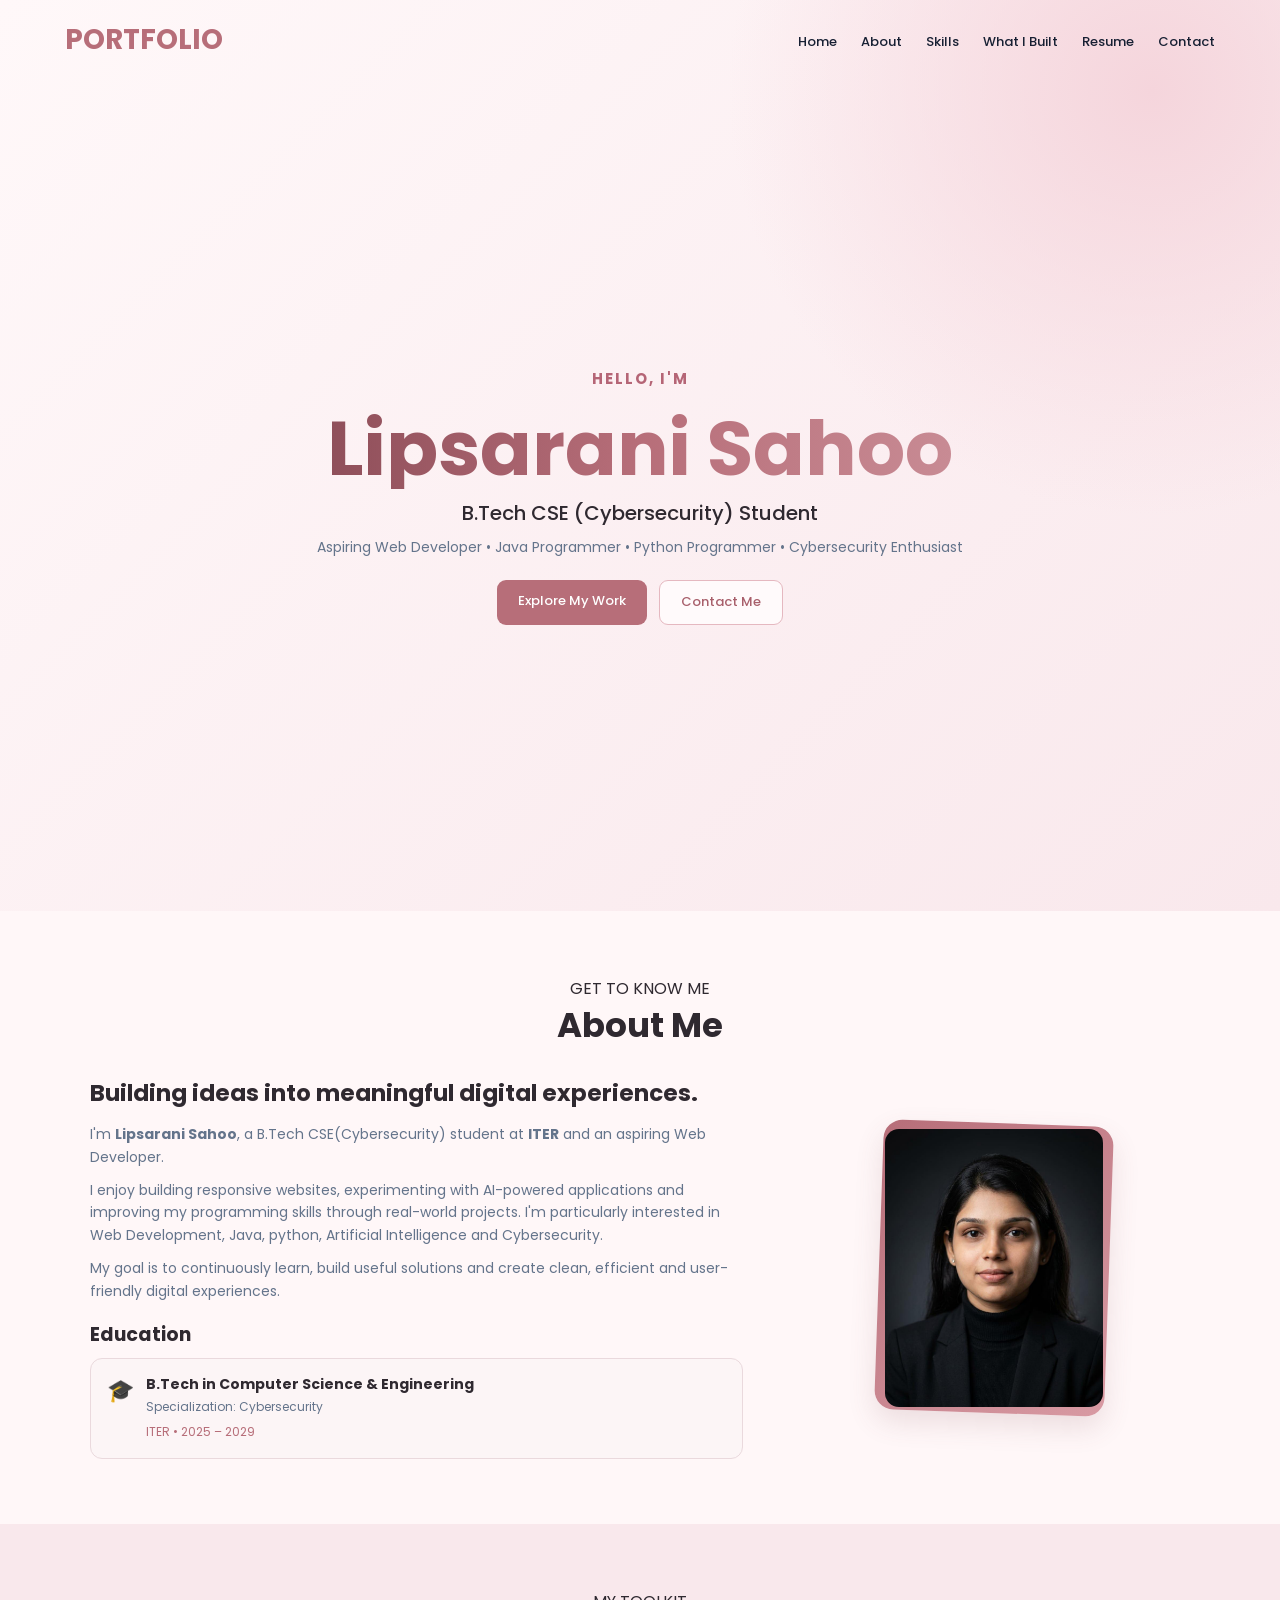
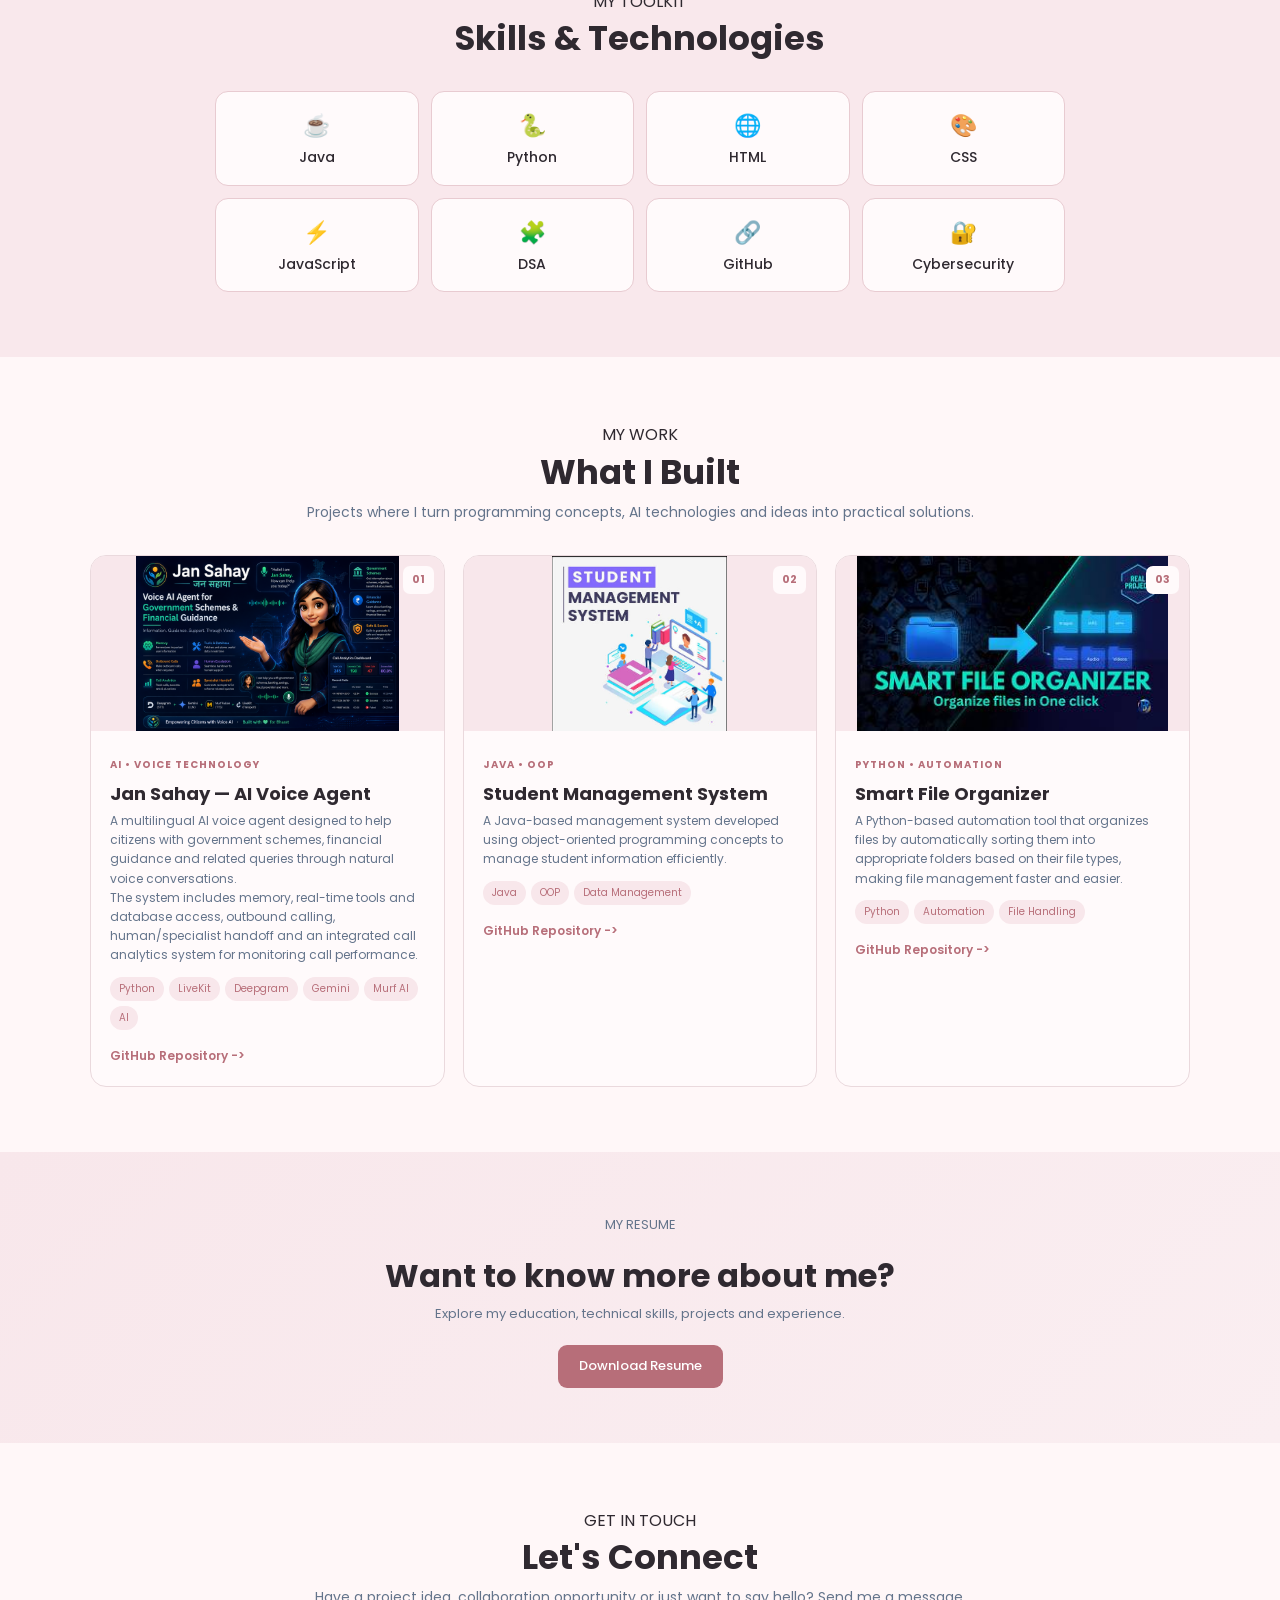
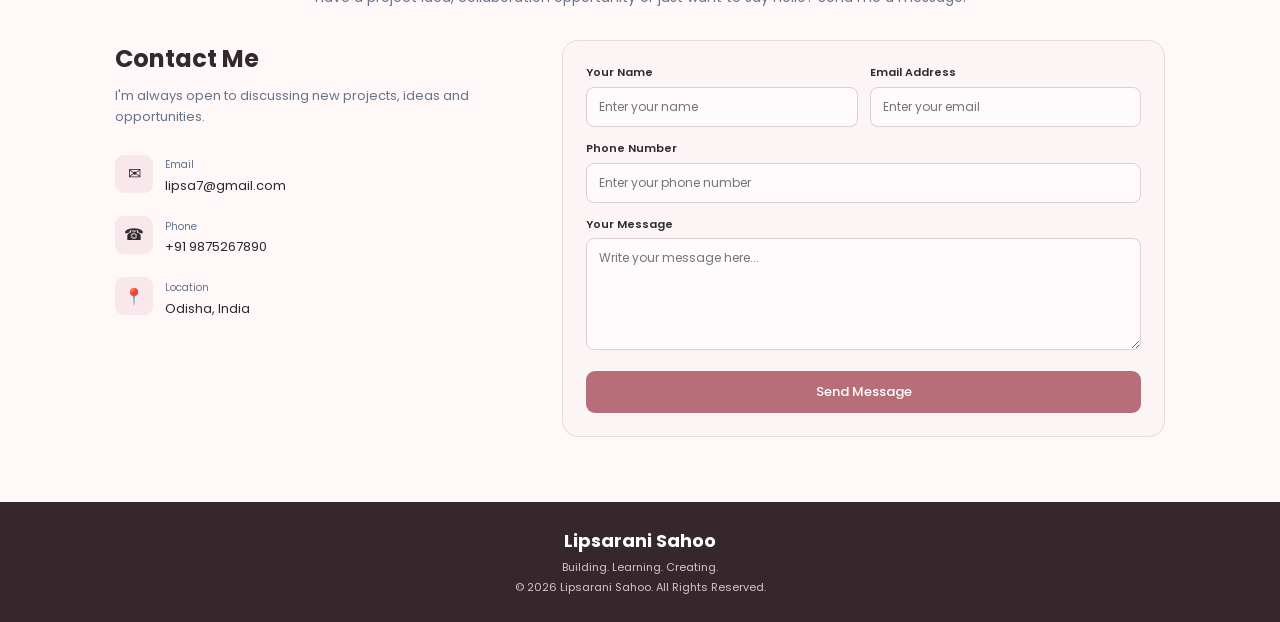
<file: Task1_Portfolio/index.html>
<!DOCTYPE html>
<html lang="en">
<head>
    <meta charset="UTF-8">
    <meta name="viewport" content="width=device-width, initial-scale=1.0">
    <title>Lipsarani Sahoo | Portfolio</title>
    <link href="https://fonts.googleapis.com/css2?family=Poppins:wght@300;400;500;600;700&display=swap" rel="stylesheet">
    <link rel="stylesheet" href="style.css">
</head>
<body>
<header class="hero" id="home">
    <nav><div class="logo">PORTFOLIO</div>
        <ul><li><a href="#home">Home</a></li>
            <li><a href="#about">About</a></li>
            <li><a href="#skills">Skills</a></li>
            <li><a href="#projects">What I Built</a></li>
            <li><a href="#resume">Resume</a></li>
            <li><a href="#contact">Contact</a></li>
        </ul>
    </nav>
    <div class="hero-content">
        <p class="small-text">HELLO, I'M</p>
        <h1>Lipsarani Sahoo</h1>
        <h2>B.Tech CSE (Cybersecurity) Student</h2>
        <p class="hero-description">Aspiring Web Developer • Java Programmer • Python Programmer • Cybersecurity Enthusiast</p>
        <div class="hero-buttons"><a href="#projects" class="btn">Explore My Work</a>
            <a href="#contact" class="btn secondary-btn">Contact Me</a>
        </div>
    </div>
</header>
<section class="about" id="about">
    <div class="section-heading">
        <p class="section-label">GET TO KNOW ME</p>
        <h2>About Me</h2>
    </div>
    <div class="about-container">
        <div class="about-content">
            <h3>Building ideas into meaningful digital experiences.</h3>
            <p>I'm <strong>Lipsarani Sahoo</strong>, a B.Tech CSE(Cybersecurity) student at <strong>ITER</strong> and an aspiring Web Developer.</p>
            <p>I enjoy building responsive websites, experimenting with AI-powered applications and improving my programming skills through real-world projects. I'm particularly interested in Web Development, Java, python, Artificial Intelligence and Cybersecurity.</p>
            <p>My goal is to continuously learn, build useful solutions and create clean, efficient and user-friendly digital experiences.</p>
            <div class="education">
                <h3>Education</h3>
                <div class="education-card">
                    <div class="education-icon">🎓</div>
                    <div><h4>B.Tech in Computer Science & Engineering</h4>
                        <p>Specialization: Cybersecurity</p>
                        <span>ITER • 2025 – 2029</span>
                    </div>
                </div>
            </div>
        </div>
        <div class="about-image">
            <div class="image-frame"><img src="image/LipsaPhoto.png" alt="Lipsarani Sahoo"></div>
        </div>
    </div>
</section>
<section class="skills" id="skills">
    <div class="section-heading">
        <p class="section-label">MY TOOLKIT</p>
        <h2>Skills & Technologies</h2>
    </div>
    <div class="skill-box">
        <div class="skill"><span>☕</span>Java</div>
        <div class="skill"><span>🐍</span>Python</div>
        <div class="skill"><span>🌐</span>HTML</div>
        <div class="skill"><span>🎨</span>CSS</div>
        <div class="skill"><span>⚡</span>JavaScript</div>
        <div class="skill"><span>🧩</span>DSA</div>
        <div class="skill"><span>🔗</span>GitHub</div>
        <div class="skill"><span>🔐</span>Cybersecurity</div>
    </div>
</section>
<section class="projects" id="projects">
    <div class="section-heading">
        <p class="section-label">MY WORK</p>
        <h2>What I Built</h2>
        <p>Projects where I turn programming concepts, AI technologies and ideas into practical solutions.</p>
    </div>
    <div class="project-container">
<div class="project-card">
    <div class="project-image">
        <img src="image/voice-agent.png" alt="Jan Sahay AI Voice Agent">
        <span class="project-number">01</span>
    </div>
    <div class="project-content">
        <span class="project-type">AI • VOICE TECHNOLOGY</span>
        <h3>Jan Sahay — AI Voice Agent</h3>
        <p>A multilingual AI voice agent designed to help citizens with government schemes, financial guidance and related queries through natural voice conversations.</p>
        <p>The system includes memory, real-time tools and database access, outbound calling, human/specialist handoff and an integrated call analytics system for monitoring call performance.</p>
        <div class="tech-stack">
            <span>Python</span><span>LiveKit</span><span>Deepgram</span><span>Gemini</span><span>Murf AI</span><span>AI</span>
        </div>
        <a href="https://github.com/lipsapayal7-collab/jan-sahay-voice-ai" target="_blank" rel="noopener" class="project-link">GitHub Repository -></a>
    </div>
</div>
<div class="project-card">
    <div class="project-image">
        <img src="image/java-project.png"alt="Student Management System built with Java">
        <span class="project-number">02</span>
    </div>
    <div class="project-content">
        <span class="project-type">JAVA • OOP</span>
        <h3>Student Management System</h3>
        <p>A Java-based management system developed using object-oriented programming concepts to manage student information efficiently.</p>
        <div class="tech-stack">
            <span>Java</span><span>OOP</span><span>Data Management</span>
        </div>
        <a href="https://github.com/lipsapayal7-collab/Student-Management-System"target="_blank"rel="noopener"class="project-link">GitHub Repository -></a>
    </div>
</div>
<div class="project-card">
    <div class="project-image">
        <img src="image/smart-file-organizer.png"alt="Smart File Organizer built with Python"><span class="project-number">03</span>
    </div>
    <div class="project-content">
        <span class="project-type">PYTHON • AUTOMATION</span>
        <h3>Smart File Organizer</h3>
        <p>A Python-based automation tool that organizes files by automatically sorting them into appropriate folders based on their file types, making file management faster and easier.</p>
        <div class="tech-stack">
            <span>Python</span><span>Automation</span><span>File Handling</span>
        </div>
        <a href="https://github.com/lipsapayal7-collab/Smart-File-Organizer"target="_blank"rel="noopener"class="project-link">GitHub Repository -></a>
    </div>
</div>
</div>
</section>
<section class="resume" id="resume">
    <div><p class="section-label">MY RESUME</p>
        <h2>Want to know more about me?</h2>
        <p>Explore my education, technical skills, projects and experience.</p>
        <a href="image/Lipsarani_Sahoo_Resume.pdf"download class="btn">Download Resume</a>
    </div>
</section>
<section class="contact" id="contact">
    <div class="section-heading">
        <p class="section-label">GET IN TOUCH</p>
        <h2>Let's Connect</h2>
        <p>Have a project idea, collaboration opportunity or just want to say hello? Send me a message.</p>
    </div>
    <div class="contact-container">
        <div class="contact-info">
            <h3>Contact Me</h3>
            <p>I'm always open to discussing new projects, ideas and opportunities.</p>
            <div class="contact-item"><span>✉</span>
                <div>
                    <small>Email</small>
                    <p>lipsa7@gmail.com</p>
                </div>
            </div>
            <div class="contact-item"><span>☎</span>
                <div>
                    <small>Phone</small>
                    <p>+91 9875267890</p>
                </div>
            </div>
            <div class="contact-item"><span>📍</span>
                <div>
                    <small>Location</small>
                    <p>Odisha, India</p>
                </div>
            </div>
        </div>
        <form class="contact-form" id="contactForm">
            <div class="form-row">
                <div class="form-group"><label for="name">Your Name</label>
                    <input type="text" id="name" name="name" placeholder="Enter your name" required>
                </div>
                <div class="form-group"><label for="email">Email Address</label>
                    <input type="email" id="email" name="email" placeholder="Enter your email" required>
                </div>
            </div>
            <div class="form-group"><label for="phone">Phone Number</label>
                <input type="tel"id="phone"name="phone"placeholder="Enter your phone number">
            </div>
            <div class="form-group"><label for="message">Your Message</label>
                <textarea id="message"name="message"rows="5"placeholder="Write your message here..."required></textarea>
            </div>
            <button type="submit"class="btn submit-btn">Send Message </button>
        </form>
    </div>
<div id="successPopup"class="success-popup"role="status"aria-live="polite">
    <div class="success-icon">✔️</div>
    <div class="success-text">
        <h3>Message Sent!</h3>
        <p>Thank you for reaching out. I'll get back to you soon.</p>
    </div>
    <button type="button"id="closePopup"aria-label="Close notification">❌</button>
</div>
</section>
<footer>
    <div class="footer-content">
        <h3>Lipsarani Sahoo</h3>
        <p>Building. Learning. Creating.</p>
            <p>© 2026 Lipsarani Sahoo. All Rights Reserved.</p>
    </div>
</footer>
<script src="script.js"></script>
</body>
</html>
</file>
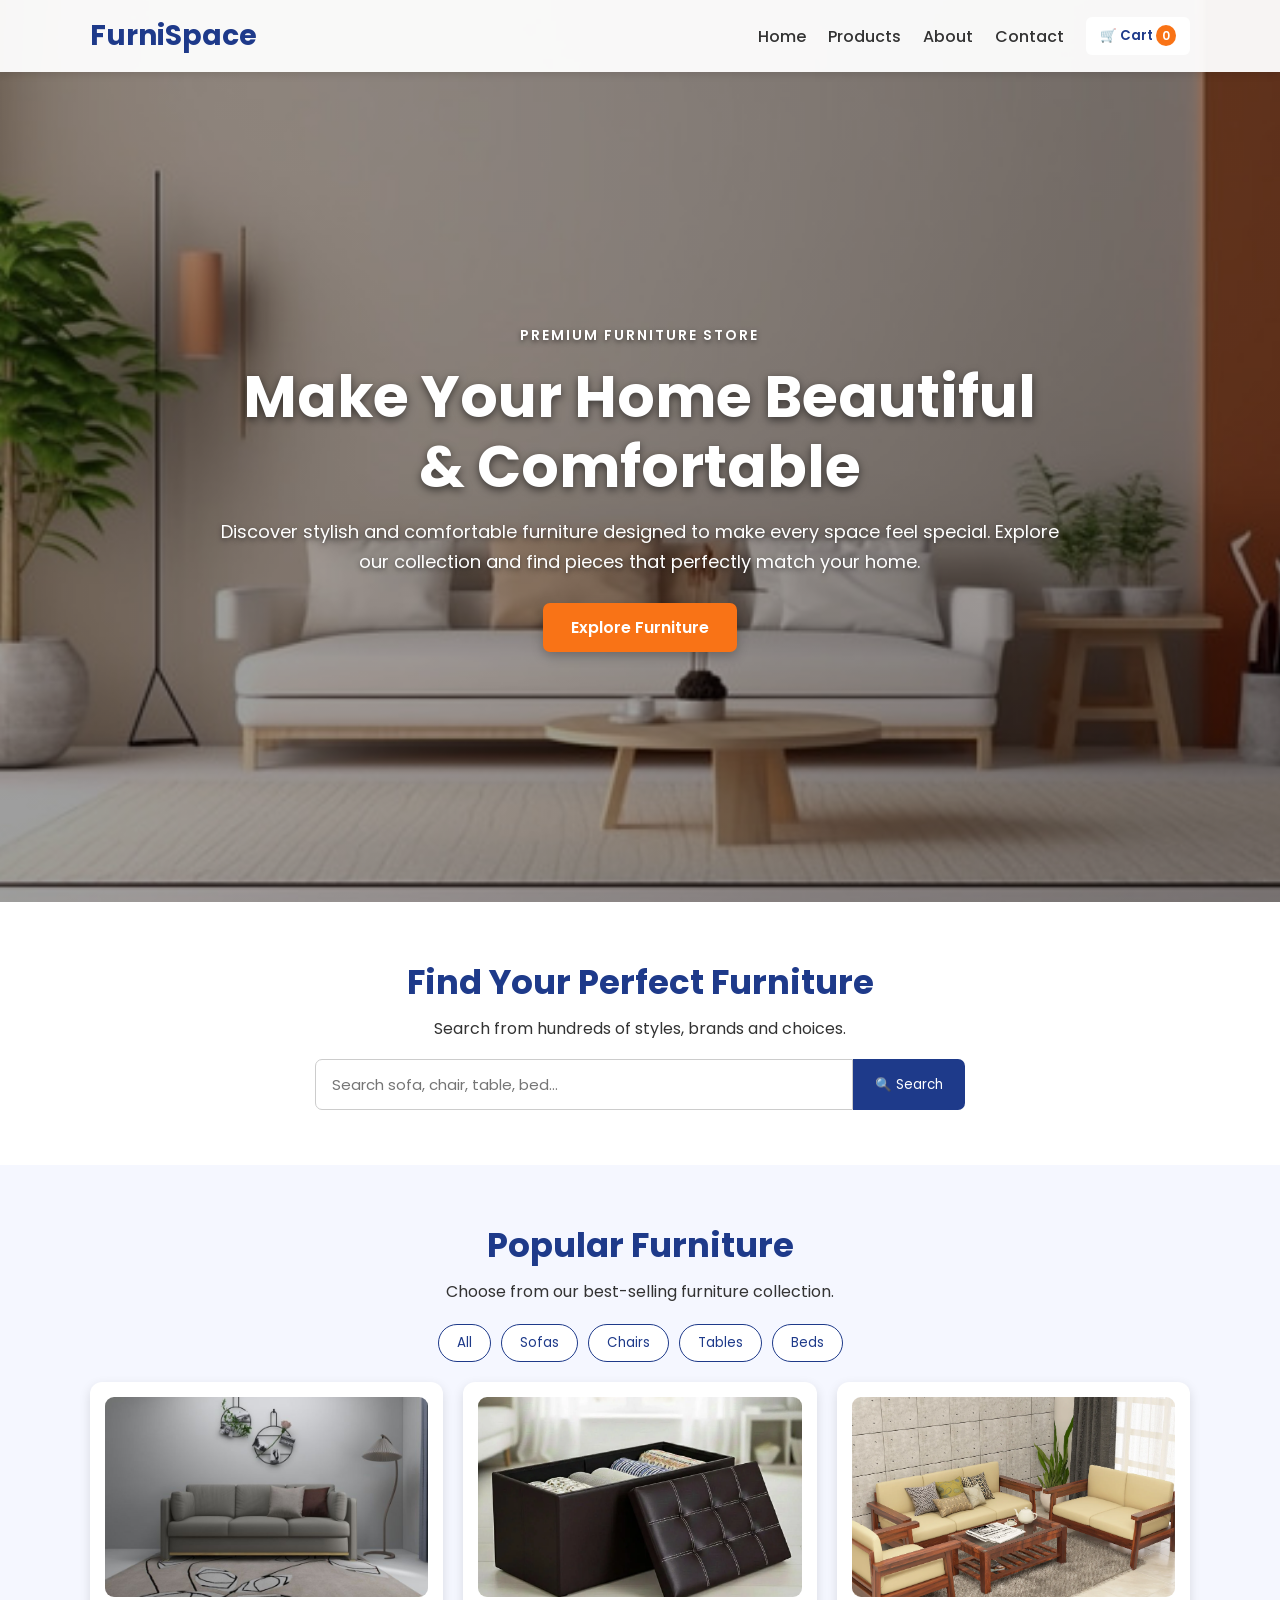
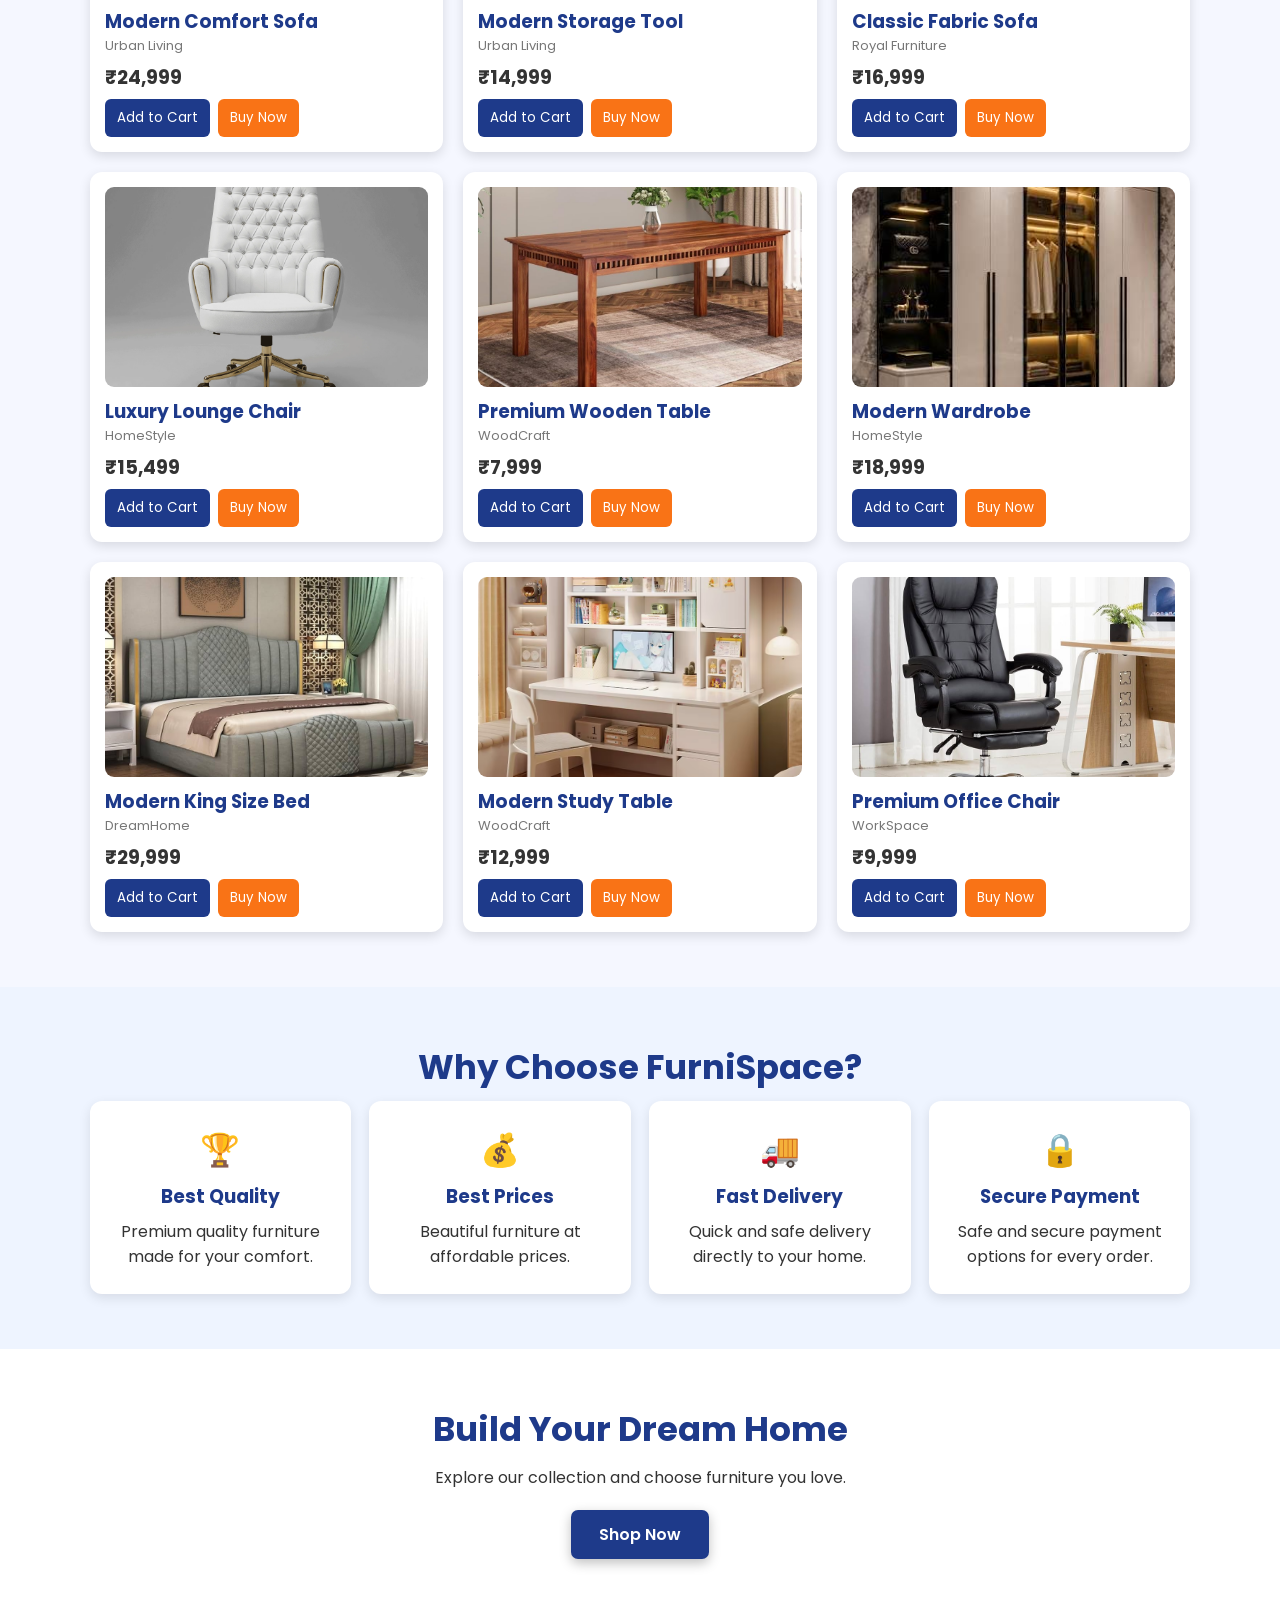
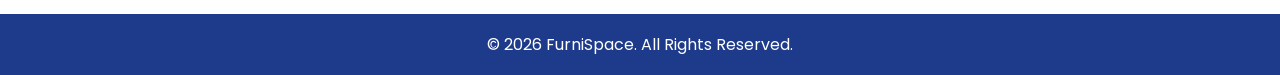
<file: Task2_LandingPage/index.html>
<!DOCTYPE html>
<html lang="en">
<head>
    <meta charset="UTF-8">
    <meta name="viewport" content="width=device-width, initial-scale=1.0">
    <title>FurniSpace - Furniture Store</title>
    <link rel="stylesheet" href="style.css">
    <link href="https://fonts.googleapis.com/css2?family=Poppins:wght@300;400;500;600;700&display=swap" rel="stylesheet">
</head>
<body>
<header id="home">
    <nav>
        <div class="logo">FurniSpace</div>
        <ul>
            <li><a href="#home">Home</a></li>
            <li><a href="#products">Products</a></li>
            <li><a href="#about">About</a></li>
            <li><a href="#contact">Contact</a></li>
            <li><button class="cart-btn" onclick="openCart()">🛒 Cart <span id="cartCount">0</span></button>
            </li>
        </ul>
    </nav>
    <div class="hero">
        <div class="hero-text">
            <span class="tag">PREMIUM FURNITURE STORE</span>
            <h1>Make Your Home Beautiful & Comfortable</h1>
            <p>Discover stylish and comfortable furniture designed to make every space feel special. Explore our collection and find pieces that perfectly match your home.</p>
            <a href="#products" class="btn">Explore Furniture</a>
        </div>
        <div class="hero-image">
            <img src="image/Page design.jpg" alt="Furniture interior">
        </div>
    </div>
</header>
<section class="search-section">
    <h2>Find Your Perfect Furniture</h2>
    <p>Search from hundreds of styles, brands and choices.</p>
    <div class="search-box">
        <input type="text" id="searchInput" placeholder="Search sofa, chair, table, bed..." onkeyup="searchProducts()">
        <button onclick="searchProducts()">🔍 Search</button>
    </div>
</section>
<section id="products">
    <h2>Popular Furniture</h2>
    <p class="section-text">Choose from our best-selling furniture collection.</p>
    <div class="category">
        <button onclick="filterProducts('all')">All</button>
        <button onclick="filterProducts('sofa')">Sofas</button>
        <button onclick="filterProducts('chair')">Chairs</button>
        <button onclick="filterProducts('table')">Tables</button>
        <button onclick="filterProducts('bed')">Beds</button>
    </div>
    <div class="products">
        <div class="product" data-category="sofa" data-name="Modern Sofa">
            <img src="image/Modernsofa.jpg" alt="Modern Sofa">
            <h3>Modern Comfort Sofa</h3>
            <p class="brand">Urban Living</p>
            <p class="price">₹24,999</p>
            <button onclick="addToCart('Modern Comfort Sofa',24999)">Add to Cart</button>
            <button class="buy" onclick="buyNow('Modern Comfort Sofa',24999)">Buy Now</button>
        </div>
        <div class="product" data-category="storage" data-name="Modern Storage">
        	<img src="image/storage tool.jpg" alt="Modern Storage Tool">
            <h3>Modern Storage Tool</h3>
            <p class="brand">Urban Living</p>
            <p class="price">₹14,999</p>
            <button onclick="addToCart('Modern Storage Tool',14999)">Add to Cart</button>
            <button class="buy" onclick="buyNow('Modern Storage Tool',14999)">Buy Now</button>
        </div>
        <div class="product" data-category="sofa" data-name="Classic Sofa">
            <img src="image/classic sofa.jpg" alt="Classic Sofa">
            <h3>Classic Fabric Sofa</h3>
            <p class="brand">Royal Furniture</p>
            <p class="price">₹16,999</p>
            <button onclick="addToCart('Classic Fabric Sofa',16999)">Add to Cart</button>
            <button class="buy" onclick="buyNow('Classic Fabric Sofa',16999)">Buy Now</button>
        </div>
        <div class="product" data-category="chair" data-name="Luxury Chair">
            <img src="image/chair.jpg" alt="Luxury Chair">
            <h3>Luxury Lounge Chair</h3>
            <p class="brand">HomeStyle</p>
            <p class="price">₹15,499</p>
            <button onclick="addToCart('Luxury Lounge Chair',15499)">Add to Cart</button>
            <button class="buy" onclick="buyNow('Luxury Lounge Chair',15499)">Buy Now</button>
        </div>
        <div class="product" data-category="table" data-name="Wooden Table">
            <img src="image/wooden table.jpg" alt="Wooden Table">
            <h3>Premium Wooden Table</h3>
            <p class="brand">WoodCraft</p>
            <p class="price">₹7,999</p>
            <button onclick="addToCart('Premium Wooden Table', 7999)">Add to Cart</button>
            <button class="buy" onclick="buyNow('Premium Wooden Table', 7999)">Buy Now</button>
        </div>
        <div class="product" data-category="storage" data-name="Wardrobe">
		    <img src="image/wardrobe.jpg" alt="Modern Wardrobe">
		    <h3>Modern Wardrobe</h3>
		    <p class="brand">HomeStyle</p>
		    <p class="price">₹18,999</p>
		    <button onclick="addToCart('Modern Wardrobe',18999)">Add to Cart</button>
		    <button class="buy" onclick="buyNow('Modern Wardrobe',18999)">Buy Now</button>
		</div>
        <div class="product" data-category="bed" data-name="King Bed">
            <img src="image/modern king bed.jpg" alt="King Bed">
            <h3>Modern King Size Bed</h3>
            <p class="brand">DreamHome</p>
            <p class="price">₹29,999</p>
            <button onclick="addToCart('Modern King Size Bed', 29999)">Add to Cart</button>
            <button class="buy" onclick="buyNow('Modern King Size Bed', 29999)">Buy Now</button>
        </div>
        <div class="product" data-category="table" data-name="Study Table">
            <img src="image/study table.jpg" alt="Study Table">
		    <h3>Modern Study Table</h3>
		    <p class="brand">WoodCraft</p>
		    <p class="price">₹12,999</p>
		    <button onclick="addToCart('Modern Study Table', 12999)">Add to Cart</button>
		    <button class="buy" onclick="buyNow('Modern Study Table', 12999)">Buy Now</button>
		</div>
        <div class="product" data-category="chair" data-name="Office Chair">
            <img src="image/office chair.jpg" alt="Office Chair">
            <h3>Premium Office Chair</h3>
            <p class="brand">WorkSpace</p>
            <p class="price">₹9,999</p>
            <button onclick="addToCart('Premium Office Chair',9999)">Add to Cart</button>
            <button class="buy" onclick="buyNow('Premium Office Chair',9999)">Buy Now</button>
        </div>
    </div>
</section>
<section id="about" class="about">
    <h2>Why Choose FurniSpace?</h2>
    <div class="features">
        <div class="feature">
            <span>🏆</span>
            <h3>Best Quality</h3>
            <p>Premium quality furniture made for your comfort.</p>
        </div>
        <div class="feature">
            <span>💰</span>
            <h3>Best Prices</h3>
            <p>Beautiful furniture at affordable prices.</p>
        </div>
        <div class="feature">
            <span>🚚</span>
            <h3>Fast Delivery</h3>
            <p>Quick and safe delivery directly to your home.</p>
        </div>
        <div class="feature">
            <span>🔒</span>
            <h3>Secure Payment</h3>
            <p>Safe and secure payment options for every order.</p>
        </div>
    </div>
</section>
<section id="contact" class="contact">
    <h2>Build Your Dream Home</h2>
    <p>Explore our collection and choose furniture you love.</p>
    <a href="#products" class="btn">Shop Now</a>
</section>
<div id="cartModal" class="modal">
    <div class="modal-box">
        <button class="close" onclick="closeCart()">×</button>
        <h2>Your Cart</h2>
        <div id="cartItems"></div>
        <h3>Total: ₹<span id="cartTotal">0</span></h3>
        <button class="checkout-btn" onclick="checkout()">Proceed to Checkout</button>
    </div>
</div>
<div id="loginModal" class="modal">
    <div class="modal-box">
        <button class="close" onclick="closeLogin()">×</button>
        <h2>Login / Create Account</h2>
        <p>Enter your details to continue.</p>
        <input type="text" id="username" placeholder="User Name">
        <input type="email" id="email" placeholder="Email Address">
        <input type="tel" id="phone" placeholder="Contact Number">
        <button class="checkout-btn" onclick="loginUser()">Continue</button>
    </div>
</div>
<div id="addressModal" class="modal">
    <div class="modal-box">
        <button class="close" onclick="closeAddress()">×</button>
        <h2>Delivery Address</h2>
        <input type="text" id="address" placeholder="Full Address">
        <input type="text" id="city" placeholder="City">
        <input type="text" id="state" placeholder="State">
        <input type="text" id="pincode" placeholder="PIN Code">
        <button class="checkout-btn" onclick="showPayment()">Continue to Payment</button>
    </div>
</div>
<div id="paymentModal" class="modal">
    <div class="modal-box">
        <button class="close" onclick="closePayment()">×</button>
        <h2>Payment Method</h2>
        <label class="payment-option">
            <input type="radio" name="payment" value="cod" checked>
            💵 Cash on Delivery
        </label>
        <label class="payment-option">
            <input type="radio" name="payment" value="card">
            💳 Credit / Debit Card
        </label>
        <div id="cardDetails" class="card-details">
            <input type="text" placeholder="Card Number">
            <input type="text" placeholder="MM/YY">
            <input type="text" placeholder="CVV">
        </div>
        <button class="checkout-btn" onclick="placeOrder()">Place Order</button>
    </div>
</div>
<div id="successModal" class="modal">
    <div class="modal-box success">
        <div class="success-icon">✓</div>
        <h2>Order Successful!</h2>
        <p>Thank you for shopping with FurniSpace.</p>
        <p>Your furniture will be delivered soon.</p>
        <button class="checkout-btn" onclick="closeSuccess()">Continue Shopping</button>
    </div>
</div>
<footer><p>© 2026 FurniSpace. All Rights Reserved.</p></footer>
<script src="script.js"></script>
</body>
</html>
</file>
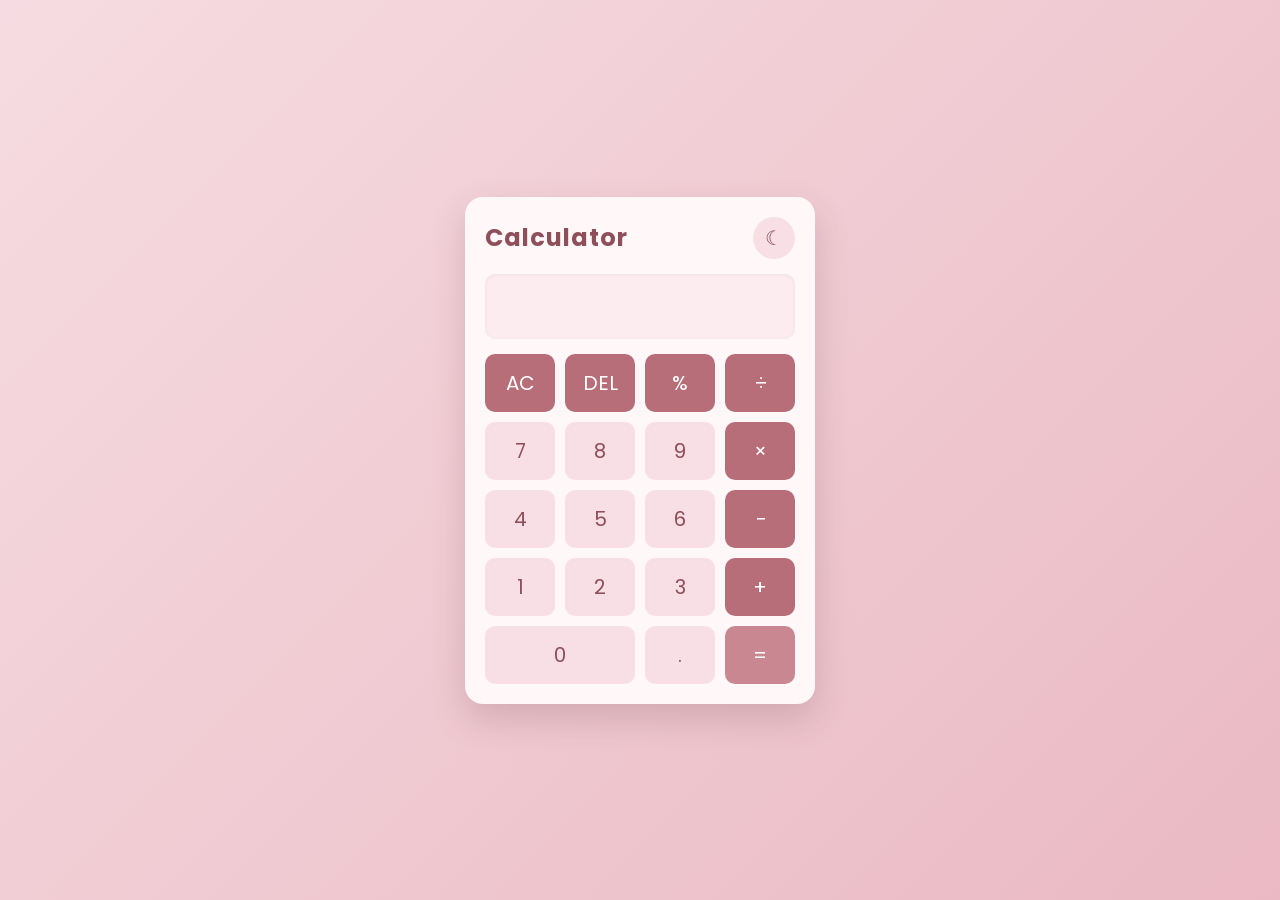
<file: Task3_Calculator/index.html>
<!DOCTYPE html>
<html lang="en">
<head>
    <meta charset="UTF-8">
    <meta name="viewport" content="width=device-width, initial-scale=1.0">
    <title>Calculator</title>
    <link rel="stylesheet" href="style.css">
    <link href="https://fonts.googleapis.com/css2?family=Poppins:wght@300;400;500;600;700&display=swap" rel="stylesheet">
</head>
<body>
    <div class="calculator">
        <div class="top-bar">
            <h1>Calculator</h1>
            <button class="theme-btn" onclick="toggleTheme()" aria-label="Toggle theme">☾</button>
        </div>
        <input type="text" id="display" readonly>
        <div class="buttons">
            <button class="operator" onclick="clearDisplay()">AC</button>
            <button class="operator" onclick="deleteLast()">DEL</button>
            <button class="operator" onclick="appendValue('%')">%</button>
            <button class="operator" onclick="appendValue('/')">÷</button>
            <button onclick="appendValue('7')">7</button>
            <button onclick="appendValue('8')">8</button>
            <button onclick="appendValue('9')">9</button>
            <button class="operator" onclick="appendValue('*')">×</button>
            <button onclick="appendValue('4')">4</button>
            <button onclick="appendValue('5')">5</button>
            <button onclick="appendValue('6')">6</button>
            <button class="operator" onclick="appendValue('-')">−</button>
            <button onclick="appendValue('1')">1</button>
            <button onclick="appendValue('2')">2</button>
            <button onclick="appendValue('3')">3</button>
            <button class="operator" onclick="appendValue('+')">+</button>
            <button class="zero" onclick="appendValue('0')">0</button>
            <button onclick="appendValue('.')">.</button>
            <button class="equal" onclick="calculate()">=</button>
        </div>
    </div>
    <script src="script.js"></script>
</body>
</html>
</file>
<file: Task1_Portfolio/style.css>
*{
    margin:0;
    padding:0;
    box-sizing:border-box;
}
html{
    scroll-behavior:smooth;
}
body{
    font-family:'Poppins',sans-serif;
    background:#fdf4f6;
    color:#2f2930;
    line-height:1.6;
}
a{
    transition:0.25s ease;
}
.hero{
    min-height:100vh;
    background:radial-gradient(circle at 90% 10%,#f5d5dc,transparent 30%),linear-gradient(135deg,#fff8f9,#f9e8ec);
}
nav{
    width:92%;
    max-width:1150px;
    margin:auto;
    padding:18px 0;
    display:flex;
    justify-content:space-between;
    align-items:center;
}
.logo{
    font-size:28px;
    font-weight:700;
    color:#b76e79;
}
nav ul{
    list-style:none;
    display:flex;
    gap:24px;
}
nav ul li a{
    text-decoration:none;
    color:#172033;
    font-size:13px;
    font-weight:500;
}
nav ul li a:hover{
    color:#b76e79;
}
.hero-content{
    max-width:900px;
    min-height:calc(100vh - 70px);
    margin:auto;
    display:flex;
    flex-direction:column;
    justify-content:center;
    align-items:center;
    text-align:center;
    padding:30px 20px;
}
.small-text{
    font-size:15px;
    font-weight:700;
    letter-spacing:2px;
    margin-bottom:10px;
    color:#b56576;
}
.hero-content h1{
    font-size:clamp(46px,7vw,76px);
    line-height:1.05;
    margin:8px 0;
    font-weight:700;
    background:linear-gradient(90deg,#8f4f5a,#b76e79,#c88b94);
    -webkit-background-clip:text;
    -webkit-text-fill-color:transparent;
}
.hero-content h2{
    font-size:20px;
    font-weight:500;
}
.hero-description{
    margin-top:7px;
    color:#64748b;
    font-size:14px;
}
.hero-buttons{
    display:flex;
    gap:12px;
    margin-top:22px;
}
.btn{
    display:inline-block;
    padding:11px 21px;
    border-radius:9px;
    background:#b76e79;
    color:white;
    text-decoration:none;
    border:none;
    font-family:inherit;
    font-size:13px;
    font-weight:500;
    cursor:pointer;
    transition:0.25s ease;
}
.btn:hover{
    transform:translateY(-2px);
    box-shadow:0 8px 20px rgba(183,110,121,0.22);
}
.secondary-btn{
    background:#fffafb;
    color:#a85f6b;
    border:1px solid #e5b8c0;
}
section{
    width:100%;
    margin:auto;
    padding:65px 5%;
}
.section-heading{
    text-align:center;
    max-width:680px;
    margin:0 auto 32px;
}
.section-heading h2{
    font-size:34px;
    line-height:1.2;
    margin:4px 0 8px;
}
.section-heading>p:last-child{
    color:#64748b;
    font-size:14px;
}
.about{
    background:#fff7f8;
}
.about-container{
    max-width:1100px;
    margin:auto;
    display:grid;
    grid-template-columns:1.25fr 0.75fr;
    gap:55px;
    align-items:center;
}
.about-content h3{
    font-size:23px;
    line-height:1.35;
    margin-bottom:14px;
}
.about-content p{
    color:#64748b;
    font-size:14px;
    margin-bottom:11px;
}
.education{
    margin-top:20px;
}
.education h3{
    font-size:19px;
    margin-bottom:10px;
}
.education-card{
    display:flex;
    gap:12px;
    padding:14px 16px;
    background:#fcf5f6;
    border:1px solid #ead9dd;
    border-radius:12px;
}
.education-icon{
    font-size:22px;
}
.education-card h4{
    font-size:14px;
}
.education-card p{
    margin:2px 0;
    font-size:12px;
}
.education-card span{
    color:#b76e79;
    font-size:12px;
}
.about-image{
    position:relative;
    display:flex;
    justify-content:center;
    align-items:center;
}
.image-frame{
    width:230px;
    height:290px;
    padding:6px;
    border-radius:19px;
    background:linear-gradient(135deg,#b76e79,#d89aa3);
    transform:rotate(2deg);
    box-shadow:0 12px 28px rgba(120,70,80,0.14);
}
.image-frame img{
    width:100%;
    height:100%;
    object-fit:cover;
    border-radius:14px;
    display:block;
    transform:rotate(-2deg);
}
.skills{
    background:#f9e8ec;
}
.skill-box{
    max-width:850px;
    margin:auto;
    display:grid;
    grid-template-columns:repeat(4,1fr);
    gap:12px;
}
.skill{
    background:#fffafb;
    padding:16px 12px;
    border:1px solid #e8cbd1;
    border-radius:13px;
    text-align:center;
    font-size:14px;
    font-weight:500;
    transition:0.25s ease;
}
.skill span{
    display:block;
    font-size:22px;
    margin-bottom:3px;
}
.skill:hover{
    transform:translateY(-4px);
    border-color:#c98a94;
    background:#fdf0f3;
    box-shadow:0 8px 20px rgba(120,70,80,0.07);
}
.projects{
    background:#fff7f8;
}
.project-container{
    max-width:1100px;
    margin:auto;
    display:grid;
    grid-template-columns:repeat(3,1fr);
    gap:18px;
}
.project-card{
    background:#fffafb;
    border:1px solid #ead9dd;
    border-radius:16px;
    overflow:hidden;
    transition:0.25s ease;
}
.project-card:hover{
    transform:translateY(-5px);
    box-shadow:0 15px 30px rgba(80,50,60,0.09);
}
.project-image{
    height:175px;
    position:relative;
    overflow:hidden;
    background:#f8e7eb;
}
.project-image img{
    width:100%;
    height:100%;
    object-fit:contain;
    object-position:center;
    display:block;
}
.project-number{
    position:absolute;
    top:10px;
    right:10px;
    background:#fffafb;
    color:#b76e79;
    padding:5px 9px;
    border-radius:7px;
    font-size:11px;
    font-weight:700;
}
.project-content{
    padding:19px;
}
.project-type{
    font-size:10px;
    color:#b76e79;
    font-weight:700;
    letter-spacing:1px;
}
.project-content h3{
    font-size:18px;
    line-height:1.3;
    margin:6px 0;
}
.project-content p{
    color:#64748b;
    font-size:12px;
    line-height:1.6;
}
.tech-stack{
    display:flex;
    flex-wrap:wrap;
    gap:5px;
    margin:12px 0;
}
.tech-stack span{
    padding:4px 9px;
    background:#f8e7eb;
    color:#b76e79;
    border-radius:20px;
    font-size:10px;
}
.project-link{
    color:#b76e79;
    text-decoration:none;
    font-size:12px;
    font-weight:600;
}
.project-link:hover{
    color:#8f4f5a;
}
.resume{
    text-align:center;
    background:linear-gradient(135deg,#f8e7eb,#faeef1);
    padding-top:55px;
    padding-bottom:55px;
}
.resume h2{
    font-size:32px;
    line-height:1.25;
    margin:5px 0;
}
.resume p{
    max-width:560px;
    margin:8px auto 20px;
    color:#64748b;
    font-size:13px;
}
.contact{
    background:#fff7f8;
}
.contact-container{
    max-width:1050px;
    margin:auto;
    display:grid;
    grid-template-columns:0.8fr 1.2fr;
    gap:45px;
    align-items:start;
}
.contact-info h3{
    font-size:24px;
    margin-bottom:7px;
}
.contact-info>p{
    color:#64748b;
    font-size:13px;
    margin-bottom:23px;
}
.contact-item{
    display:flex;
    gap:12px;
    margin-bottom:15px;
    align-items:center;
}
.contact-item>span{
    width:38px;
    height:38px;
    display:flex;
    align-items:center;
    justify-content:center;
    background:#f8e7eb;
    border-radius:9px;
    font-size:16px;
}
.contact-item small{
    color:#64748b;
    font-size:10px;
}
.contact-item p{
    margin:0;
    font-size:13px;
}
.contact-form{
    padding:23px;
    background:#fcf5f6;
    border:1px solid #ead9dd;
    border-radius:16px;
}
.form-row{
    display:grid;
    grid-template-columns:1fr 1fr;
    gap:12px;
}
.form-group{
    margin-bottom:13px;
}
.form-group label{
    display:block;
    margin-bottom:5px;
    font-size:11px;
    font-weight:600;
}
.form-group input,
.form-group textarea{
    width:100%;
    padding:10px 12px;
    border:1px solid #decdd1;
    border-radius:8px;
    font-family:inherit;
    font-size:12px;
    outline:none;
    background:#fffafb;
    transition:0.2s ease;
}
.form-group input:focus,
.form-group textarea:focus{
    border-color:#b76e79;
    box-shadow:0 0 0 3px rgba(183,110,121,0.08);
}
.form-group textarea{
    resize:vertical;
    min-height:110px;
}
.submit-btn{
    width:100%;
    padding:11px;
}
.success-popup{
    position:fixed;
    top:20px;
    left:50%;
    width:min(90%,430px);
    background:#fffafb;
    border:1px solid #e8cbd1;
    border-radius:14px;
    padding:14px 16px;
    display:flex;
    align-items:center;
    gap:12px;
    box-shadow:0 12px 35px rgba(80,50,60,0.18);
    z-index:99999;
    opacity:0;
    visibility:hidden;
    pointer-events:none;
    transform:translate(-50%,-130px);
    transition:opacity 0.35s ease,transform 0.35s ease,visibility 0.35s ease;
}
.success-popup.show{
    opacity:1;
    visibility:visible;
    pointer-events:auto;
    transform:translate(-50%,0);
}
.success-icon{
    min-width:38px;
    height:38px;
    display:flex;
    align-items:center;
    justify-content:center;
    background:#b76e79;
    color:white;
    border-radius:50%;
    font-size:19px;
    font-weight:600;
}
.success-text h3{
    color:#8f4f5a;
    font-size:15px;
    margin:0 0 2px;
}
.success-text p{
    color:#64748b;
    font-size:11px;
    margin:0;
}
.success-popup button{
    margin-left:auto;
    border:none;
    background:transparent;
    color:#8f4f5a;
    font-size:20px;
    line-height:1;
    cursor:pointer;
}
footer{
    background:#35272b;
    color:white;
    text-align:center;
    padding:25px 20px;
}
.footer-content h3{
    font-size:18px;
}
.footer-content p{
    color:#d8c4c8;
    font-size:11px;
    margin-top:3px;
}
@media (max-width:900px){
    nav ul{
        gap:15px;
    }
    .about-container{
        grid-template-columns:1fr;
        gap:35px;
    }
    .about-image{
        order:-1;
    }
    .project-container{
        grid-template-columns:1fr 1fr;
    }
    .skill-box{
        grid-template-columns:repeat(4,1fr);
    }
    .contact-container{
        grid-template-columns:1fr;
        gap:30px;
    }
}
@media (max-width:600px){
    nav{
        flex-direction:column;
        gap:10px;
    }
    nav ul{
        flex-wrap:wrap;
        justify-content:center;
        gap:10px 15px;
    }
    .hero-content{
        min-height:calc(100vh - 100px);
        padding:20px;
    }
    .hero-content h1{
        font-size:45px;
    }
    .hero-content h2{
        font-size:17px;
    }
    .hero-buttons{
        flex-direction:column;
        width:100%;
        max-width:250px;
    }
    section{
        padding:45px 5%;
    }
    .section-heading{
        margin-bottom:25px;
    }
    .section-heading h2{
        font-size:28px;
    }
    .image-frame{
        width:210px;
        height:265px;
    }
    .skill-box{
        grid-template-columns:1fr 1fr;
    }
    .project-container{
        grid-template-columns:1fr;
    }
    .form-row{
        grid-template-columns:1fr;
    }
    .contact-form{
        padding:18px;
    }
    .resume h2{
        font-size:27px;
    }
}
</file>
<file: Task2_LandingPage/style.css>
*{
    margin:0;
    padding:0;
    box-sizing:border-box;
    font-family:'Poppins',sans-serif
}
html{
    scroll-behavior:smooth
}
body{
    background:#f5f7ff;
    color:#333
}
header{
    background:
        linear-gradient(rgba(0,0,0,.38),rgba(0,0,0,.38)),
        url("image/Page design.jpg");
    background-size:cover;
    background-position:center;
    background-repeat:no-repeat;
    color:white;
    min-height:100vh;
}
nav{
    display:flex;
    justify-content:space-between;
    align-items:center;
    padding:15px 7%;
    position:sticky;
    top:0;
    background:rgba(255,255,255,.95);
    z-index:1000;
    box-shadow:0 2px 8px rgba(0,0,0,.12);
}
.logo{
    font-size:28px;
    font-weight:700;
    color:#1e3a8a;
}
nav ul{
    display:flex;
    align-items:center;
    list-style:none;
    gap:22px;
}
nav ul li a{
    color:#333;
    text-decoration:none;
    font-size:16px;
    font-weight:500;
}
nav ul li a:hover{
    color:#1e3a8a;
}
.cart-btn{
    border:0;
    background:white;
    color:#1e3a8a;
    padding:9px 14px;
    border-radius:6px;
    cursor:pointer;
    font-weight:600
}
    #cartCount{
    background:#f97316;
    color:white;
    padding:2px 6px;
    border-radius:50%;
    font-size:12px
}
.hero{
    width:86%;
    margin:auto;
    display:flex;
    justify-content:center;
    align-items:center;
    text-align:center;
    min-height:calc(100vh - 70px);
    position:relative;
}
.hero-text{
    width:850px;
    max-width:90%;
    z-index:2;
}
.tag{
    font-size:14px;
    letter-spacing:2px;
    font-weight:600;
    text-shadow:0 2px 5px rgba(0,0,0,.5);
}
.hero-text h1{
    font-size:58px;
    line-height:1.2;
    margin:15px 0;
    text-shadow:0 3px 8px rgba(0,0,0,.55);
}
.hero-text p{
    font-size:18px;
    line-height:1.7;
    margin-bottom:25px;
    text-shadow:0 2px 5px rgba(0,0,0,.5);
}
.hero-image{
    display:none;
}
.btn{
    display:inline-block;
    padding:12px 28px;
    background:#f97316;
    color:white;
    text-decoration:none;
    border-radius:7px;
    font-weight:600;
    box-shadow:0 4px 12px rgba(0,0,0,.25);
}
.btn:hover{
    background:#ea580c;
}
section{
    padding:55px 7%
}
section h2{
    text-align:center;
    color:#1e3a8a;
    font-size:34px;
    margin-bottom:8px
}
.section-text{
    text-align:center;
    margin-bottom:20px
}
.search-section{
    background:white;
    text-align:center
}
.search-section p{
    margin-bottom:18px
}
.search-box{
    display:flex;
    max-width:650px;
    margin:auto
}
.search-box input{
    flex:1;
    padding:13px 16px;
    border:1px solid #ccc;
    border-radius:7px 0 0 7px;
    outline:none;
    font-size:15px
}
.search-box button{
    border:0;
    background:#1e3a8a;
    color:white;
    padding:0 22px;
    border-radius:0 7px 7px 0;
    cursor:pointer
}
.category{
    display:flex;
    justify-content:center;
    gap:10px;
    margin:20px 0
}
.category button{
    padding:8px 18px;
    border:1px solid #1e3a8a;
    background:white;
    color:#1e3a8a;
    border-radius:20px;
    cursor:pointer
}
.category button:hover{
    background:#1e3a8a;
    color:white
}
.products{
    display:grid;
    grid-template-columns:repeat(3,1fr);
    gap:20px
}
.product{
    background:white;
    padding:15px;
    border-radius:12px;
    box-shadow:0 4px 12px rgba(0,0,0,.12);
    transition:.3s
}
.product:hover{
    transform:translateY(-5px)
}
.product img{
    width:100%;
    height:200px;
    object-fit:cover;
    object-position:center;
    border-radius:9px;
    display:block;
}
.product h3{
    color:#1e3a8a;
    margin-top:10px
}
.brand{
    color:#777;
    font-size:13px
}
.price{
    font-size:19px;
    font-weight:700;
    margin:7px 0
}
.product button{
    border:0;
    padding:9px 12px;
    border-radius:6px;
    background:#1e3a8a;
    color:white;
    cursor:pointer;
    margin-right:4px
}
.product .buy{
    background:#f97316
}
.product button:hover{
    opacity:.85
}
.about{
    background:#eef4ff
}
.features{
    display:grid;
    grid-template-columns:repeat(4,1fr);
    gap:18px
}
.feature{
    background:white;
    padding:25px 15px;
    text-align:center;
    border-radius:12px;
    box-shadow:0 4px 12px rgba(0,0,0,.1)
}
.feature span{
    font-size:32px
}
.feature h3{
    color:#1e3a8a;
    margin:8px 0
}
.contact{
    text-align:center;
    background:white
}
.contact p{
    margin:10px 0 20px
}
.contact .btn{
    background:#1e3a8a;
    color:white
}
footer{
    background:#1e3a8a;
    color:white;
    text-align:center;
    padding:18px
}
.modal{
    display:none;
    position:fixed;
    inset:0;
    background:rgba(0,0,0,.65);
    z-index:2000;
    justify-content:center;
    align-items:center;
    padding:15px
}
.modal-box{
    background:white;
    width:420px;
    max-width:100%;
    padding:25px;
    border-radius:14px;
    position:relative;
    max-height:90vh;
    overflow:auto
}
.modal-box h2{
    color:#1e3a8a;
    margin-bottom:10px
}
.modal-box input{
    width:100%;
    padding:11px;
    margin:6px 0;
    border:1px solid #ccc;
    border-radius:6px;
    outline:none
}
.close{
    position:absolute;
    right:15px;
    top:10px;
    border:0;
    background:none;
    font-size:28px;
    cursor:pointer;
    color:#555
}
.checkout-btn{
    width:100%;
    border:0;
    padding:12px;
    margin-top:12px;
    background:#1e3a8a;
    color:white;
    border-radius:6px;
    cursor:pointer;
    font-weight:600
}
.cart-item{
    display:flex;
    justify-content:space-between;
    align-items:center;
    padding:10px 0;
    border-bottom:1px solid #ddd
}
.cart-item button{
    border:0;
    background:#ef4444;
    color:white;
    padding:5px 8px;
    border-radius:4px;
    cursor:pointer
}
.payment-option{
    display:block;
    padding:12px;
    margin:8px 0;
    background:#f1f5f9;
    border-radius:7px;
    cursor:pointer
}
.payment-option input{
    width:auto;
    margin-right:8px
}
.card-details{
    display:none
}
.success{
    text-align:center
}
.success-icon{
    width:60px;
    height:60px;
    margin:auto;
    border-radius:50%;
    background:#22c55e;
    color:white;
    font-size:40px;
    line-height:60px
}

@media(max-width:900px){
    .products{
        grid-template-columns:repeat(2,1fr)
    }
    .features{
        grid-template-columns:repeat(2,1fr)
    }
    .hero-text h1{
        font-size:42px
    }
}

@media(max-width:650px){
    nav{
        padding:12px 5%;
        flex-direction:column;
        gap:10px;
    }
    nav ul{
        gap:10px;
        flex-wrap:wrap;
        justify-content:center;
    }
    .hero{
        flex-direction:column;
        text-align:center;
        min-height:calc(100vh - 110px);
        padding:40px 0;
    }
    .hero-text h1{
        font-size:35px;
    }
    .hero-text p{
        font-size:16px;
    }

    .products{
        grid-template-columns:1fr;
    }
    .features{
        grid-template-columns:1fr;
    }
    section{
        padding:40px 5%;
    }
    .search-box{
        width:100%;
    }
}
</file>
<file: Task3_Calculator/style.css>
*{
    margin:0;
    padding:0;
    box-sizing:border-box;
    font-family:'Poppins',sans-serif;
}
:root{
    --bg1:#f6dce2;
    --bg2:#eab9c3;
    --card:#fff7f8;
    --display:#fcecef;
    --button:#f8dfe5;
    --text:#8f4f5a;
    --display-text:#4a3036;
    --operator:#b76e79;
    --equal:#c98791;
}
body.dark{
    --bg1:#3b2930;
    --bg2:#5a3942;
    --card:#2f2428;
    --display:#463239;
    --button:#584048;
    --text:#ffecef;
    --display-text:#fff5f7;
    --operator:#b76e79;
    --equal:#d99aa4;
}
body{
    background:linear-gradient(135deg,var(--bg1),var(--bg2));
    display:flex;
    justify-content:center;
    align-items:center;
    min-height:100vh;
    padding:10px;
    transition:background 0.3s ease;
}
.calculator{
    background:var(--card);
    padding:20px;
    border-radius:18px;
    box-shadow:0 15px 35px rgba(100,55,65,0.20);
    width:350px;
    transition:background 0.3s ease,box-shadow 0.3s ease;
}
.top-bar{
    display:flex;
    justify-content:space-between;
    align-items:center;
    margin-bottom:15px;
}
.calculator h1{
    color:var(--text);
    font-size:24px;
    letter-spacing:1px;
}
.theme-btn{
    width:42px;
    height:42px;
    border-radius:50%;
    border:none;
    background:var(--button);
    color:var(--text);
    font-size:20px;
    cursor:pointer;
    transition:0.3s;
}
.theme-btn:hover{
    transform:rotate(20deg);
    box-shadow:0 5px 12px rgba(100,55,65,0.15);
}
#display{
    width:100%;
    height:65px;
    border:none;
    outline:none;
    background:var(--display);
    border-radius:10px;
    text-align:right;
    padding:12px;
    font-size:27px;
    margin-bottom:15px;
    color:var(--display-text);
    box-shadow:inset 0 1px 4px rgba(100,55,65,0.06);
}
.buttons{
    display:grid;
    grid-template-columns:repeat(4,1fr);
    gap:10px;
}
button{
    height:58px;
    border:none;
    border-radius:10px;
    font-size:20px;
    cursor:pointer;
    background:var(--button);
    color:var(--text);
    transition:0.2s;
}
button:hover{
    transform:translateY(-2px);
    box-shadow:0 5px 12px rgba(100,55,65,0.16);
}
button:active{
    transform:scale(0.96);
}
.operator{
    background:var(--operator);
    color:white;
}
.operator:hover{
    background:#a85f6b;
}
.equal{
    background:var(--equal);
    color:white;
}
.equal:hover{
    background:#b76e79;
}
.zero{
    grid-column:span 2;
}

@media(max-width:400px){
    .calculator{
        width:100%;
        padding:15px;
    }
    .buttons{
        gap:8px;
    }
    button{
        height:55px;
        font-size:19px;
    }
    #display{
        height:60px;
        font-size:25px;
    }
}
</file>
